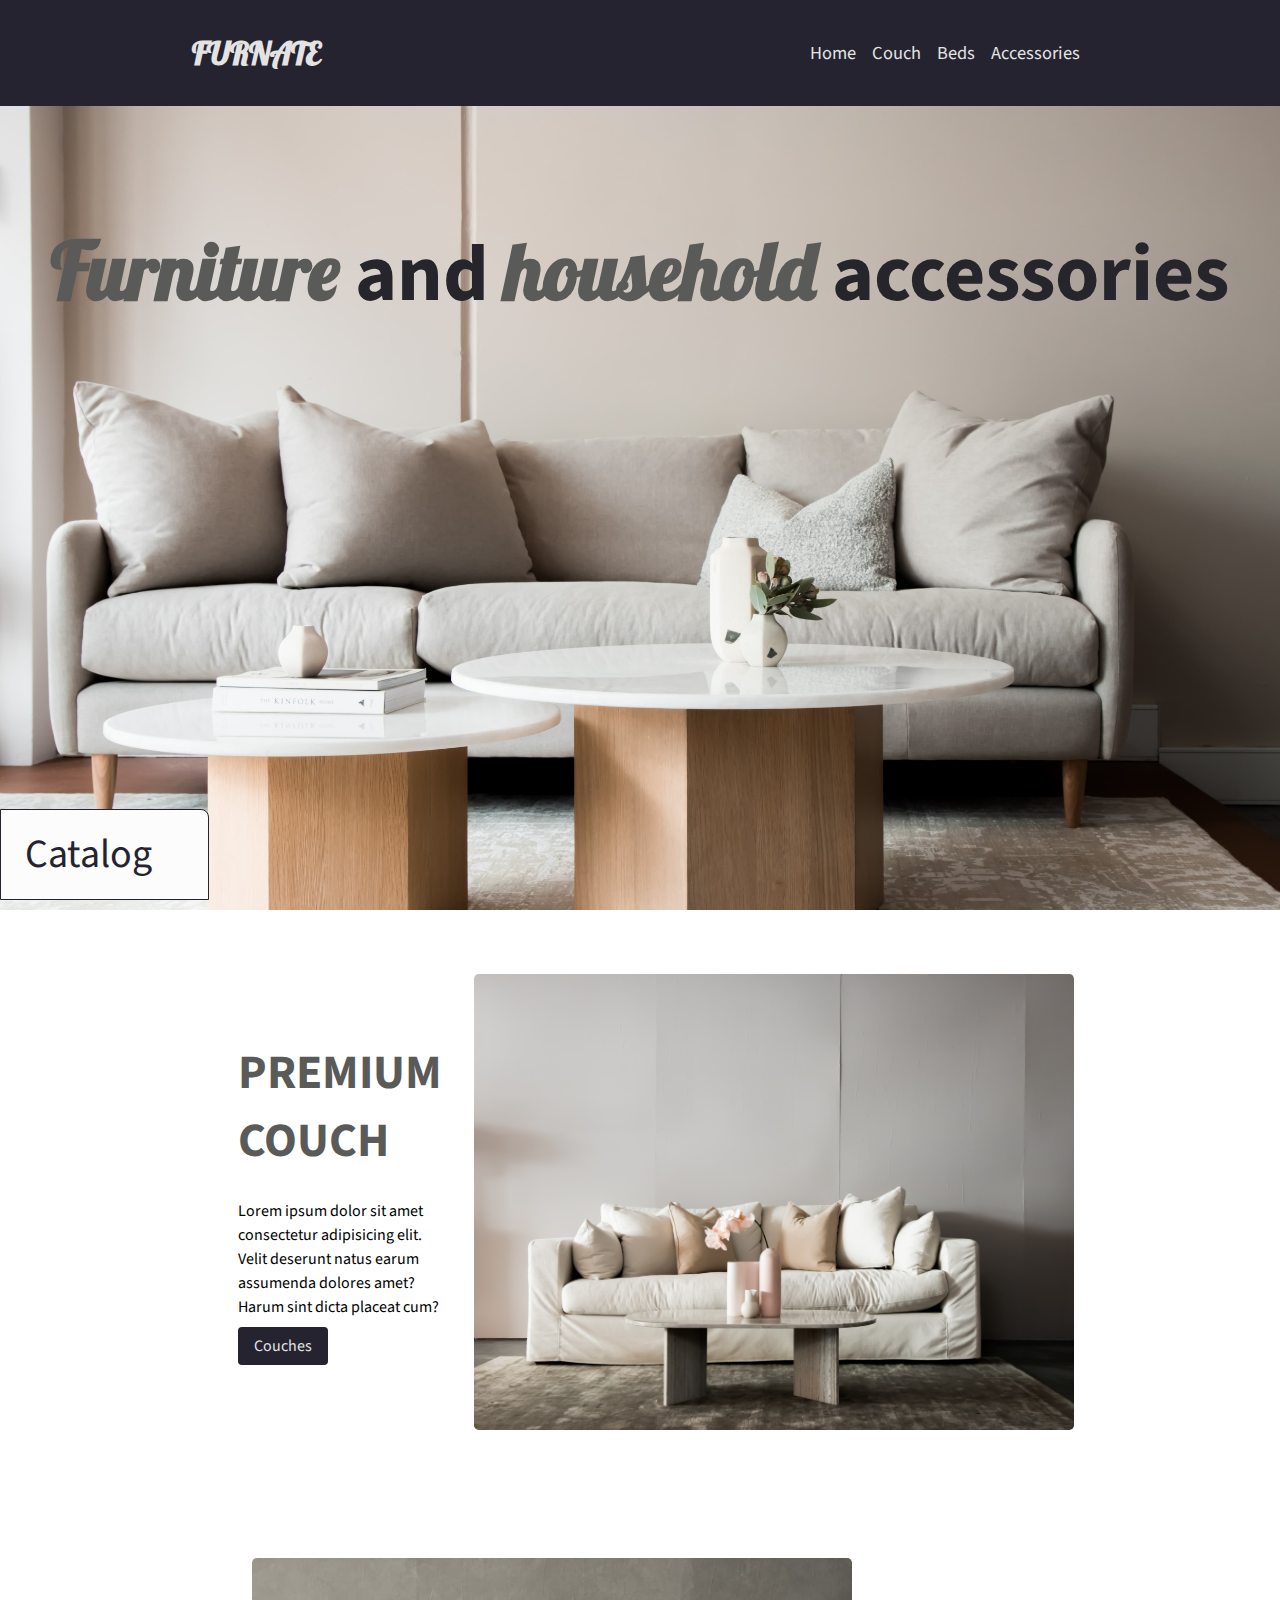
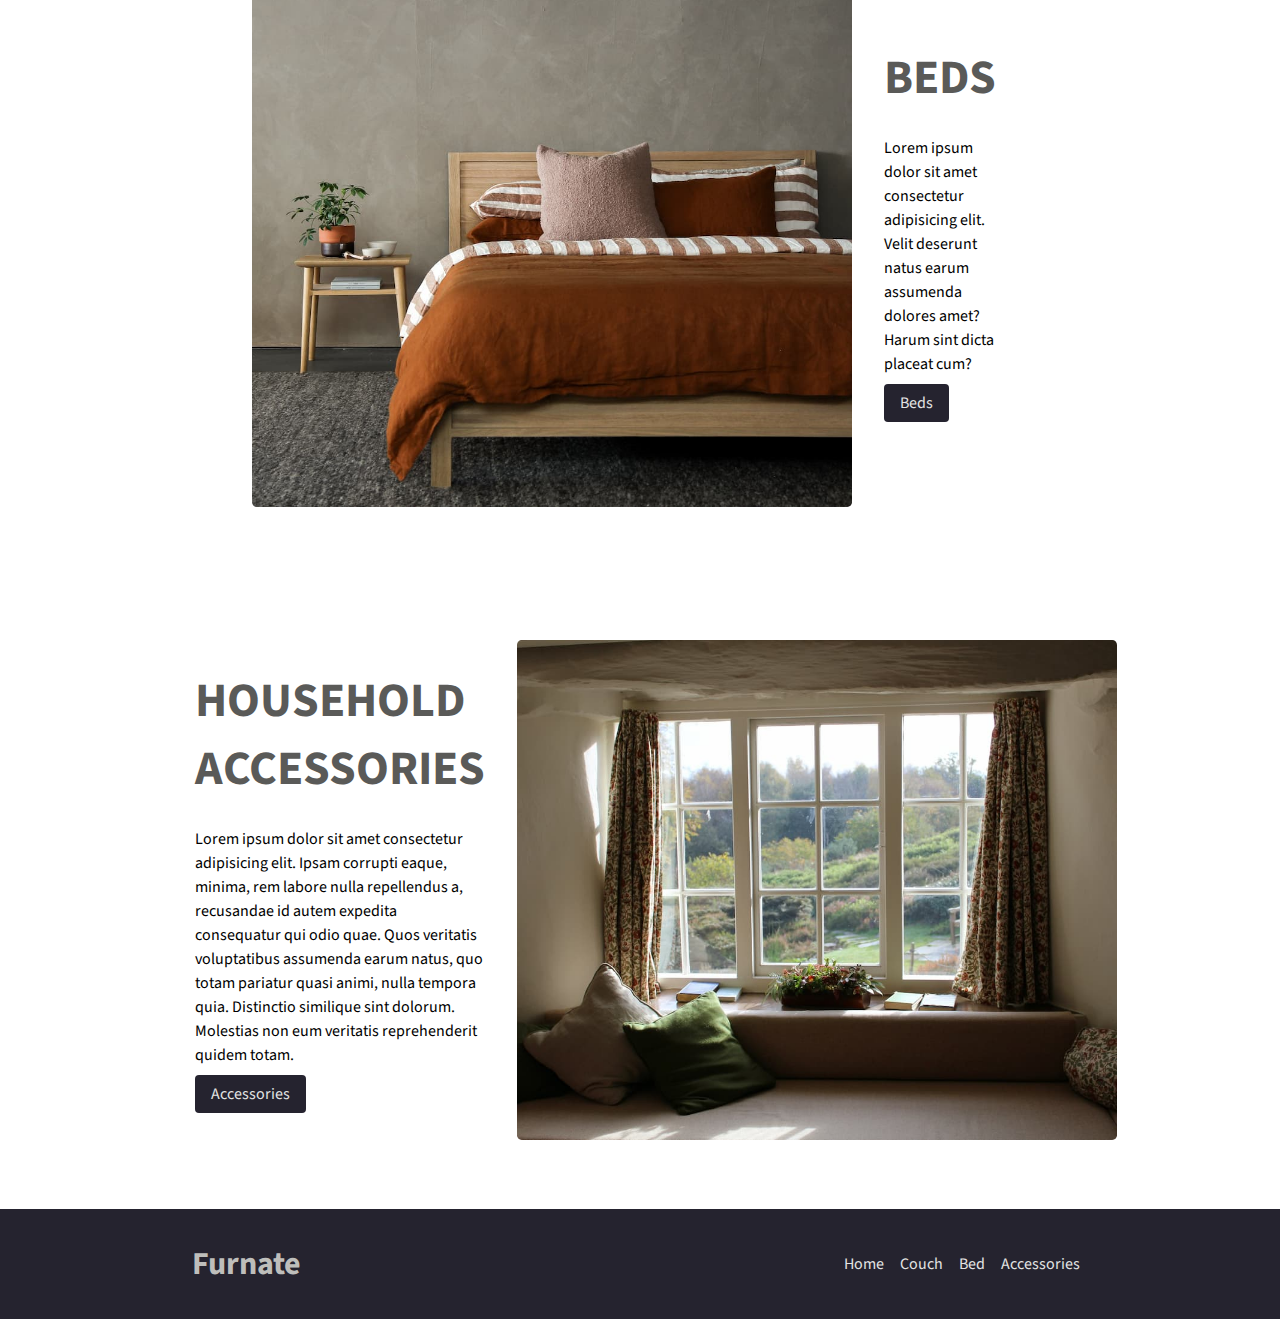
<file: index.html>
<!DOCTYPE html>
<html lang="en">
  <head>
    <meta charset="UTF-8" />
    <meta http-equiv="X-UA-Compatible" content="IE=edge" />
    <meta name="viewport" content="width=device-width, initial-scale=1.0" />
    <!-- fonts -->
    <link rel="preconnect" href="https://fonts.googleapis.com" />
    <link rel="preconnect" href="https://fonts.gstatic.com" crossorigin />
    <link
      href="https://fonts.googleapis.com/css2?family=Lobster&family=Source+Sans+Pro:wght@300;400;700&display=swap"
      rel="stylesheet"
    />
    <!-- Icons -->
    <link
      rel="stylesheet"
      href="https://cdnjs.cloudflare.com/ajax/libs/font-awesome/6.1.1/css/all.min.css"
      integrity="sha512-KfkfwYDsLkIlwQp6LFnl8zNdLGxu9YAA1QvwINks4PhcElQSvqcyVLLD9aMhXd13uQjoXtEKNosOWaZqXgel0g=="
      crossorigin="anonymous"
      referrerpolicy="no-referrer"
    />
    <!-- Stylesheet -->
    <link rel="stylesheet" href="style.css" />
    <title>Furnate | Home</title>
  </head>
  <body>
    <!-- landing page -->
    <header>
      <nav class="nav">
        <h1 class="logo">FURNATE</h1>
        <button class="hamburger" id="hamburger">
          <i class="menu menu-open fas fa-bars"></i>
          <i class="menu menu-closed fa-solid fa-x"></i>
        </button>
        <ul class="nav-list" id="nav-ul">
          <li><a href="index.html">Home</a></li>
          <li><a href="#couch">Couch</a></li>
          <li><a href="#beds">Beds</a></li>
          <li><a href="#accessories">Accessories</a></li>
        </ul>
      </nav>
      <main class="landing">
        <h1>
          <span class="lobster">Furniture</span> and
          <span class="lobster">household</span> accessories
        </h1>
        <a class="link-cta" href="#couch"
          >Catalog
          <span class="arrow"><i class="fa-solid fa-arrow-down-long"></i></span
        ></a>
      </main>
    </header>

    <!-- Catalog -->
    <section id="couch" class="catalogs-section couch">
      <div class="container">
        <div class="content-type">
          <h1 class="display-1">Premium Couch</h1>
          <p>
            Lorem ipsum dolor sit amet consectetur adipisicing elit. Velit
            deserunt natus earum assumenda dolores amet? Harum sint dicta
            placeat cum?
          </p>
          <a href="catalog/couch.html" class="btn">Couches</a>
        </div>
        <img class="content-img" src="assets/couch-catalog.jpg" alt="" />
      </div>
    </section>

    <!-- beds -->
    <section id="beds" class="catalogs-section beds">
      <div class="container">
        <img
          class="content-img middle-img"
          src="assets/bed-catalog.jpg"
          alt=""
        />
        <div class="content-type">
          <h1 class="display-1">Beds</h1>
          <p>
            Lorem ipsum dolor sit amet consectetur adipisicing elit. Velit
            deserunt natus earum assumenda dolores amet? Harum sint dicta
            placeat cum?
          </p>
          <a href="catalog/bed.html" class="btn">Beds</a>
        </div>
      </div>
    </section>

    <!-- accessories -->
    <section id="accessories" class="catalogs-section accessories">
      <div class="container">
        <div class="content-type">
          <h1 class="display-1">Household Accessories</h1>
          <p>
            Lorem ipsum dolor sit amet consectetur adipisicing elit. Ipsam
            corrupti eaque, minima, rem labore nulla repellendus a, recusandae
            id autem expedita consequatur qui odio quae. Quos veritatis
            voluptatibus assumenda earum natus, quo totam pariatur quasi animi,
            nulla tempora quia. Distinctio similique sint dolorum. Molestias non
            eum veritatis reprehenderit quidem totam.
          </p>
          <a href="catalog/accessories.html" class="btn">Accessories</a>
        </div>
        <img class="content-img" src="assets/accessories-catalog.jpg" alt="" />
      </div>
    </section>

    <!-- footer -->
    <footer>
      <div class="footer-container">
        <h1 class="display-1">Furnate</h1>
        <ul class="footer-nav">
          <li><a href="index.html">Home</a></li>
          <li><a href="catalog/couch.html">Couch</a></li>
          <li><a href="catalog/bed.html">Bed</a></li>
          <li><a href="catalog/accessories.html">Accessories</a></li>
        </ul>
      </div>
    </footer>

    <!-- js -->
    <script src="main.js"></script>
  </body>
</html>
</file>
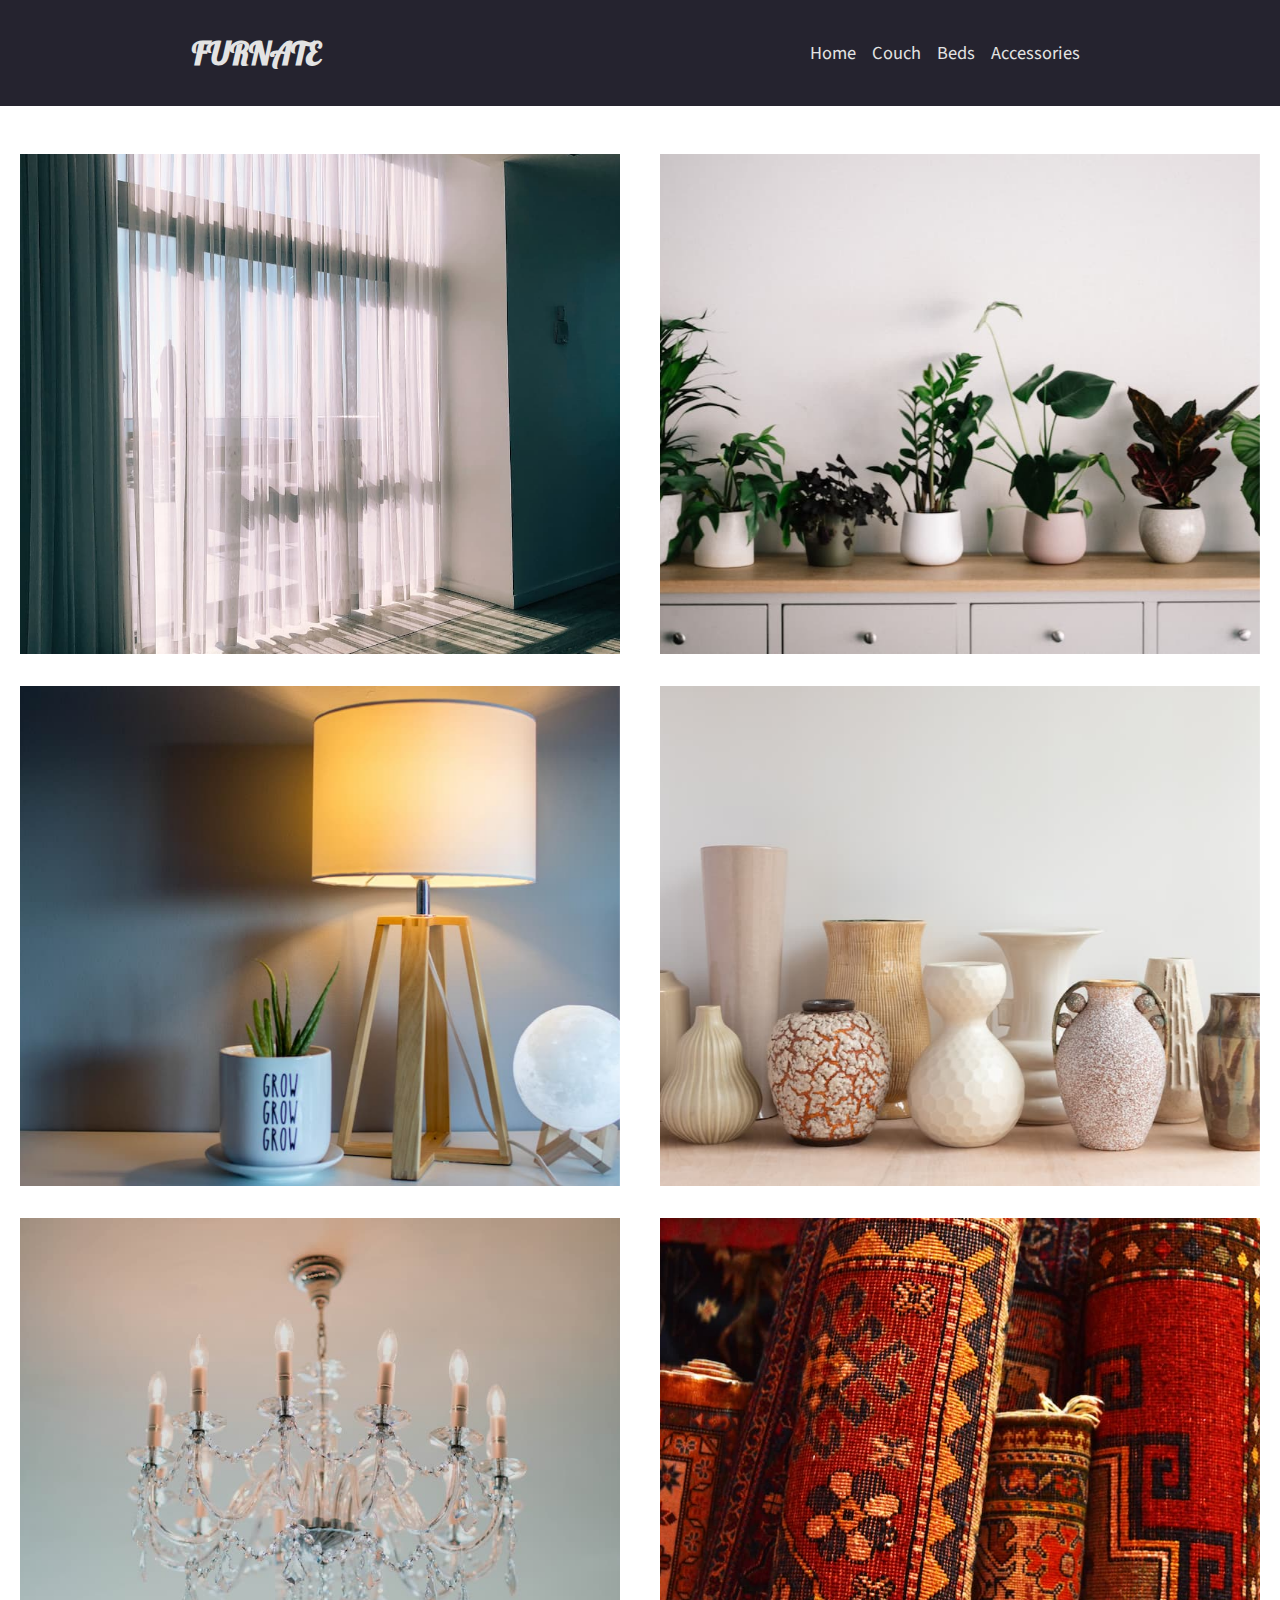
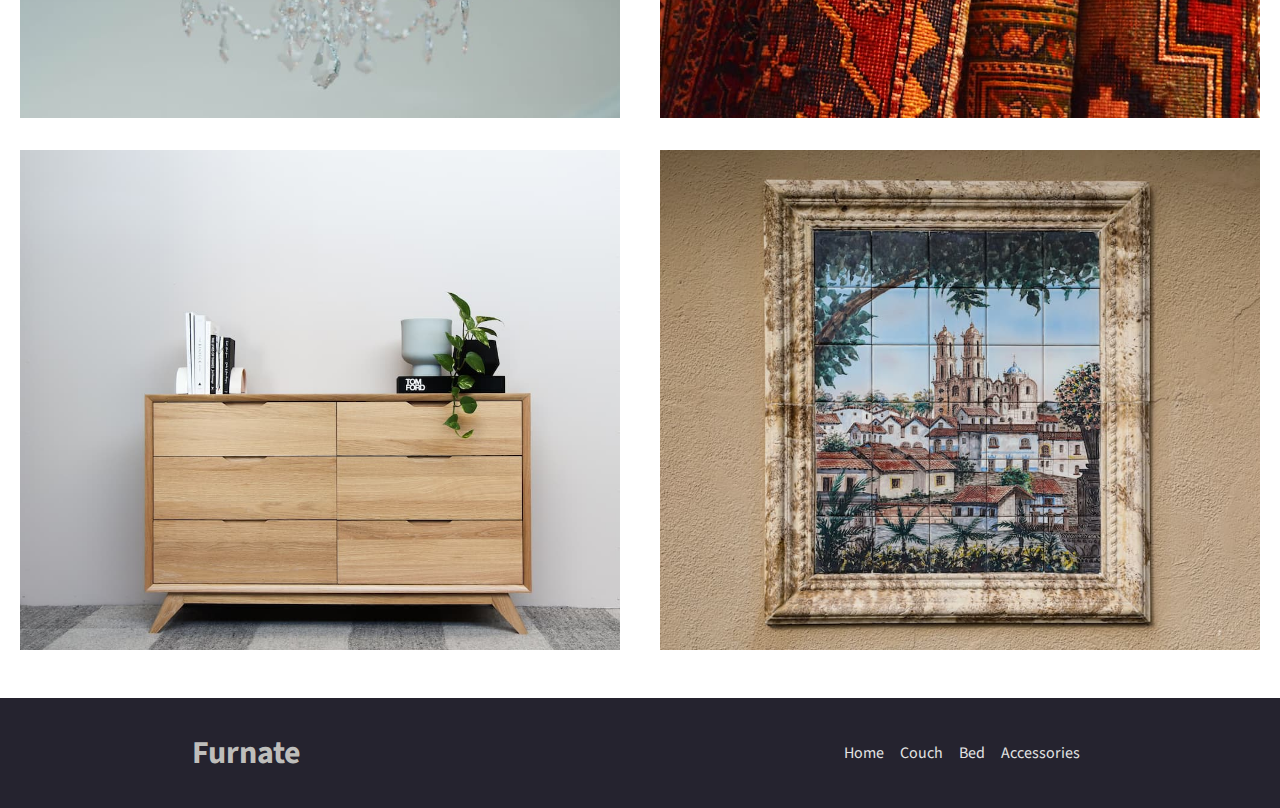
<file: catalog/accessories.html>
<!DOCTYPE html>
<html lang="en">
  <head>
    <meta charset="UTF-8" />
    <meta http-equiv="X-UA-Compatible" content="IE=edge" />
    <meta name="viewport" content="width=device-width, initial-scale=1.0" />

    <!-- fonts -->
    <link rel="preconnect" href="https://fonts.googleapis.com" />
    <link rel="preconnect" href="https://fonts.gstatic.com" crossorigin />
    <link
      href="https://fonts.googleapis.com/css2?family=Lobster&family=Source+Sans+Pro:wght@300;400;700&display=swap"
      rel="stylesheet"
    />

    <!-- Icons -->
    <link
      rel="stylesheet"
      href="https://cdnjs.cloudflare.com/ajax/libs/font-awesome/6.1.1/css/all.min.css"
      integrity="sha512-KfkfwYDsLkIlwQp6LFnl8zNdLGxu9YAA1QvwINks4PhcElQSvqcyVLLD9aMhXd13uQjoXtEKNosOWaZqXgel0g=="
      crossorigin="anonymous"
      referrerpolicy="no-referrer"
    />

    <!-- Stylesheet -->
    <link rel="stylesheet" href="../style.css" />
    <link rel="stylesheet" href="../styles/accessories.css" />

    <title>Furnate | Accessories</title>
  </head>
  <body>
    <!-- landing page -->
    <header>
      <nav class="nav">
        <h1 class="logo">FURNATE</h1>
        <button class="hamburger" id="hamburger">
          <i class="menu menu-open fas fa-bars"></i>
          <i class="menu menu-closed fa-solid fa-x"></i>
        </button>
        <ul class="nav-list" id="nav-ul">
          <li><a href="/index.html">Home</a></li>
          <li><a href="couch.html">Couch</a></li>
          <li><a href="bed.html">Beds</a></li>
          <li><a href="accessories.html">Accessories</a></li>
        </ul>
      </nav>
    </header>

    <!-- cards -->
    <section class="couch-cards">
      <div class="card-container">
        <div class="card">
          <div class="card-front one"></div>
          <div class="card-back">
            <h1 class="display-2">Curtains</h1>
          </div>
        </div>
      </div>
      <div class="card-container">
        <div class="card">
          <div class="card-front two"></div>
          <div class="card-back">
            <h1 class="display-2">House plants</h1>
          </div>
        </div>
      </div>
      <div class="card-container">
        <div class="card">
          <div class="card-front three"></div>
          <div class="card-back">
            <h1 class="display-2">Desk Lamp</h1>
          </div>
        </div>
      </div>
      <div class="card-container">
        <div class="card">
          <div class="card-front four"></div>
          <div class="card-back">
            <h1 class="display-2">Vases</h1>
          </div>
        </div>
      </div>
      <div class="card-container">
        <div class="card">
          <div class="card-front five"></div>
          <div class="card-back">
            <h1 class="display-2">Chandelier</h1>
          </div>
        </div>
      </div>
      <div class="card-container">
        <div class="card">
          <div class="card-front six"></div>
          <div class="card-back">
            <h1 class="display-2">Rugs</h1>
          </div>
        </div>
      </div>
      <div class="card-container">
        <div class="card">
          <div class="card-front seven"></div>
          <div class="card-back">
            <h1 class="display-2">Dresser</h1>
          </div>
        </div>
      </div>
      <div class="card-container">
        <div class="card">
          <div class="card-front eight"></div>
          <div class="card-back">
            <h1 class="display-2">Paintings</h1>
          </div>
        </div>
      </div>
    </section>

    <!-- footer -->
    <footer>
      <div class="footer-container">
        <h1 class="display-1">Furnate</h1>
        <ul class="footer-nav">
          <li><a href="../index.html">Home</a></li>
          <li><a href="../catalog/couch.html">Couch</a></li>
          <li><a href="../catalog/bed.html">Bed</a></li>
          <li><a href="../catalog/accessories.html">Accessories</a></li>
        </ul>
      </div>
    </footer>

    <!-- js -->
    <script src="../main.js"></script>
  </body>
</html>
</file>
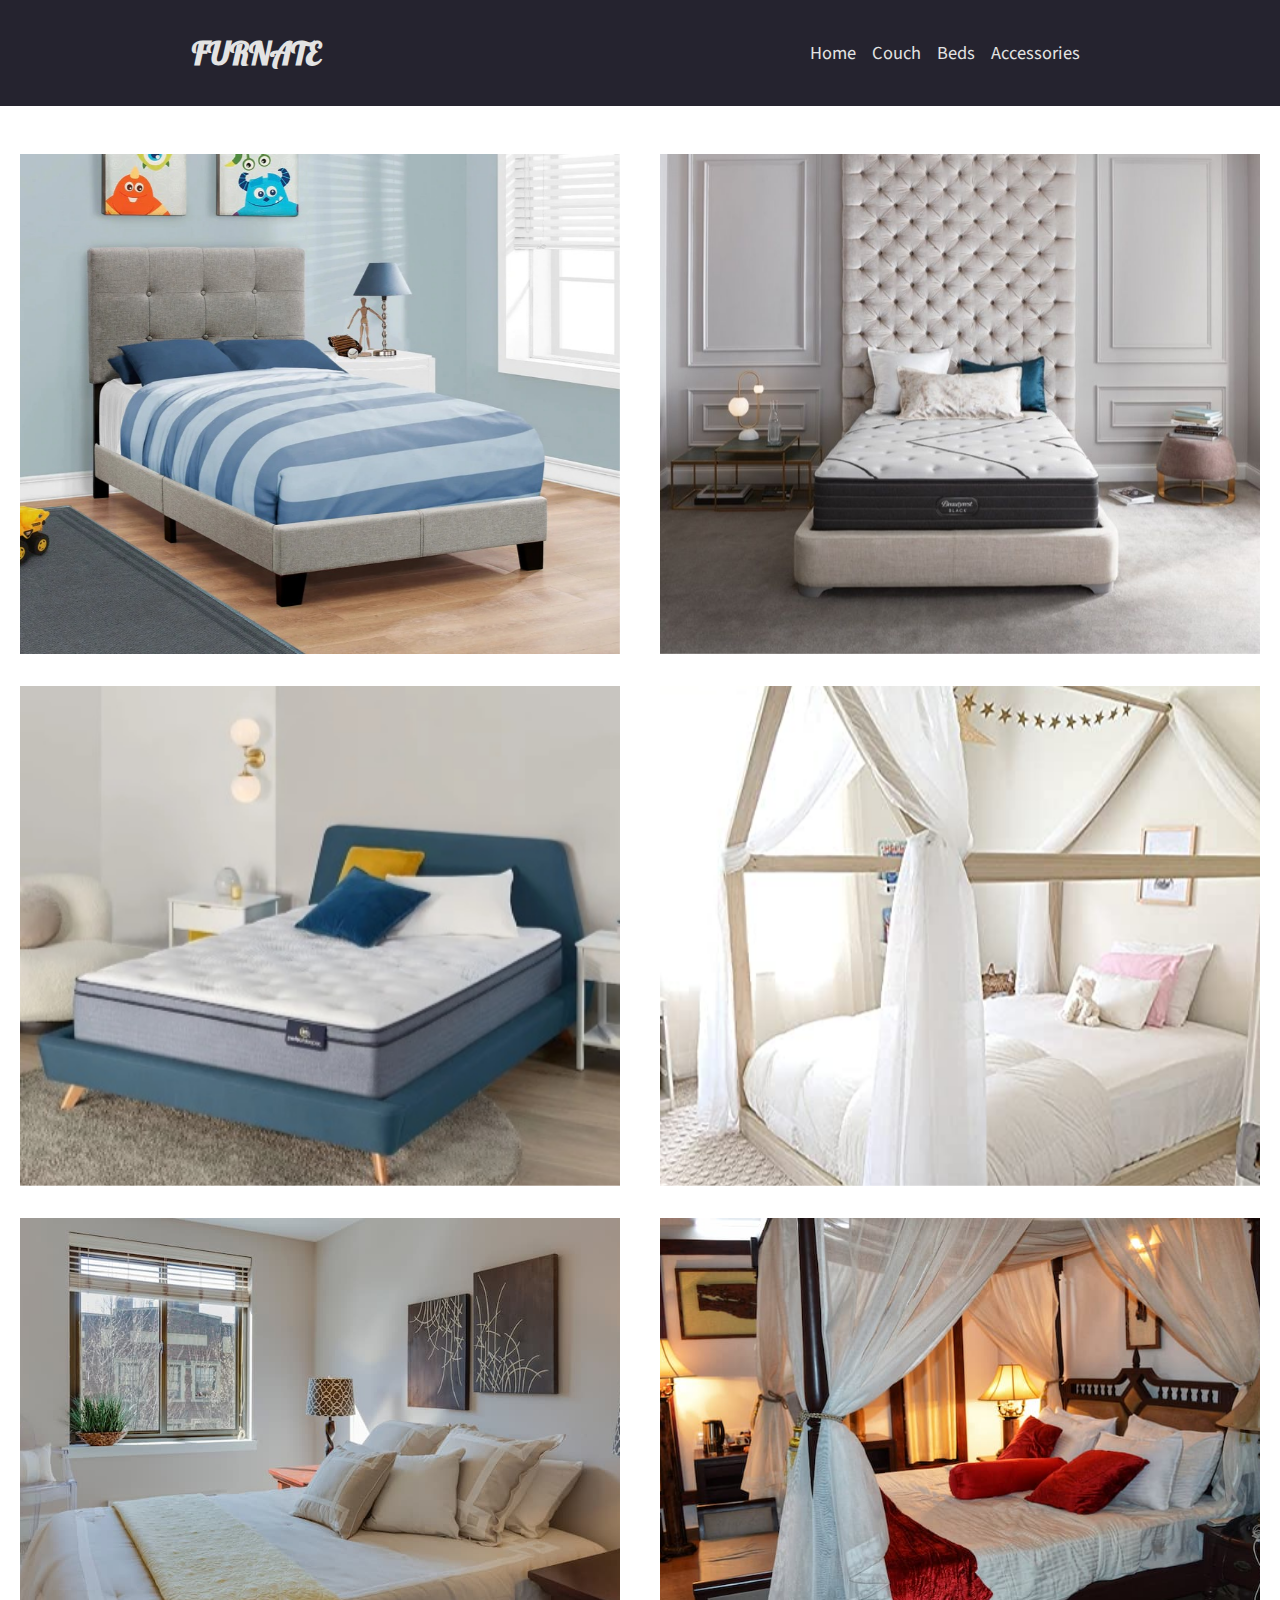
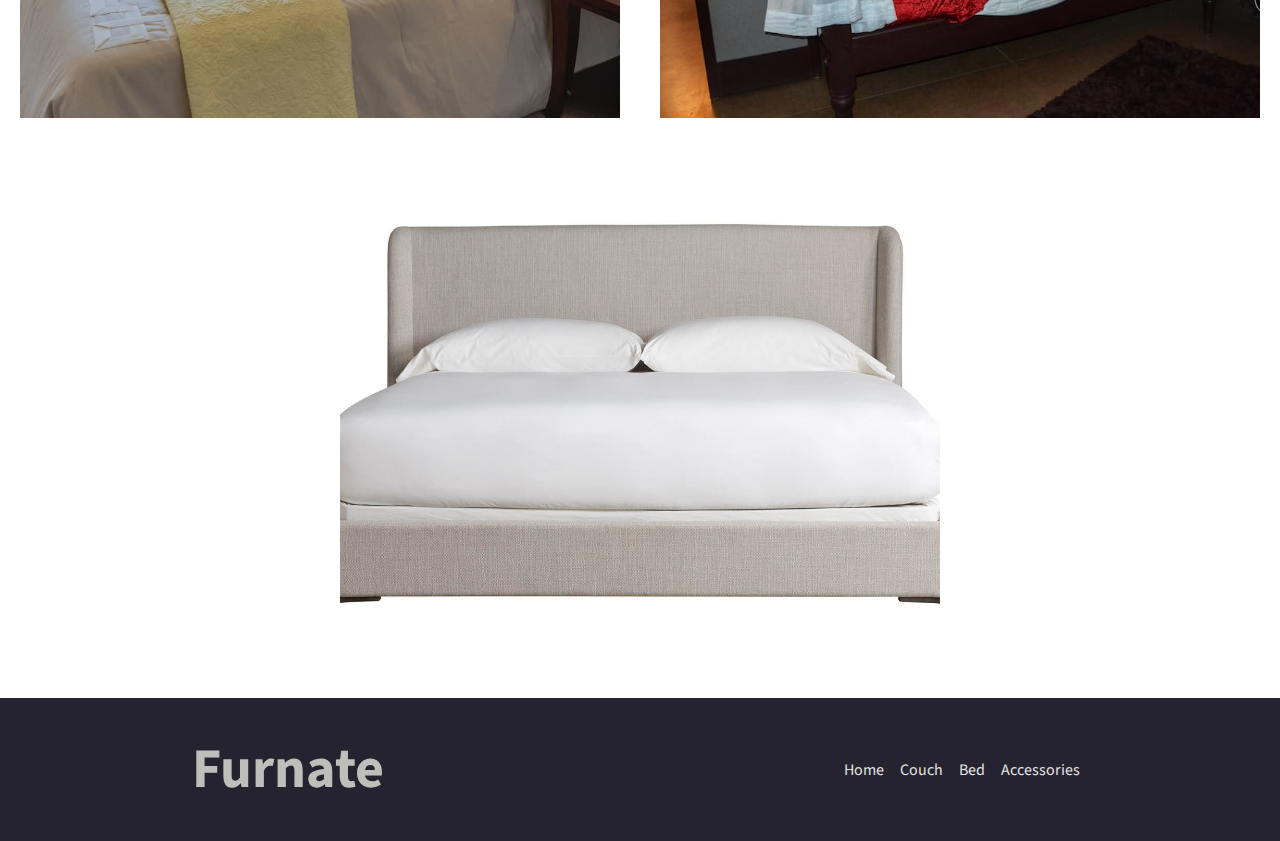
<file: catalog/bed.html>
<!DOCTYPE html>
<html lang="en">
  <head>
    <meta charset="UTF-8" />
    <meta http-equiv="X-UA-Compatible" content="IE=edge" />
    <meta name="viewport" content="width=device-width, initial-scale=1.0" />
    <!-- fonts -->
    <link rel="preconnect" href="https://fonts.googleapis.com" />
    <link rel="preconnect" href="https://fonts.gstatic.com" crossorigin />
    <link
      href="https://fonts.googleapis.com/css2?family=Lobster&family=Source+Sans+Pro:wght@300;400;700&display=swap"
      rel="stylesheet"
    />
    <!-- Icons -->
    <link
      rel="stylesheet"
      href="https://cdnjs.cloudflare.com/ajax/libs/font-awesome/6.1.1/css/all.min.css"
      integrity="sha512-KfkfwYDsLkIlwQp6LFnl8zNdLGxu9YAA1QvwINks4PhcElQSvqcyVLLD9aMhXd13uQjoXtEKNosOWaZqXgel0g=="
      crossorigin="anonymous"
      referrerpolicy="no-referrer"
    />
    <!-- Stylesheet -->
    <link rel="stylesheet" href="../style.css" />
    <link rel="stylesheet" href="../styles/bed.css" />
    <title>Furnate | Bed</title>
  </head>
  <body>
    <!-- landing page -->
    <header>
      <nav class="nav">
        <h1 class="logo">FURNATE</h1>
        <button class="hamburger" id="hamburger">
          <i class="menu menu-open fas fa-bars"></i>
          <i class="menu menu-closed fa-solid fa-x"></i>
        </button>
        <ul class="nav-list" id="nav-ul">
          <li><a href="/index.html">Home</a></li>
          <li><a href="couch.html">Couch</a></li>
          <li><a href="bed.html">Beds</a></li>
          <li><a href="accessories.html">Accessories</a></li>
        </ul>
      </nav>
    </header>

    <!-- cards -->
    <section class="couch-cards">
      <div class="card-container">
        <div class="card">
          <div class="card-front one"></div>
          <div class="card-back">
            <h1 class="display-1">Twin</h1>
            <p>
              A twin mattress is the smallests size mattress, it usually used
              for toddlers after they have outgrowntheir cribs. they are usually
              38" wide.
            </p>
          </div>
        </div>
      </div>
      <div class="card-container">
        <div class="card">
          <div class="card-front two"></div>
          <div class="card-back">
            <h1 class="display-1">Twin XL</h1>
            <p>Twin XL is a twin bed that is 5" longer in length.</p>
          </div>
        </div>
      </div>
      <div class="card-container">
        <div class="card">
          <div class="card-front three"></div>
          <div class="card-back">
            <h1 class="display-1">Twin XL</h1>
            <p>Twin XL is a twin bed that is 5" longer in length.</p>
          </div>
        </div>
      </div>
      <div class="card-container">
        <div class="card">
          <div class="card-front four"></div>
          <div class="card-back">
            <h1 class="display-1">Full</h1>
            <p>
              Full mattresses are 54 inches wide and are usually for adults.
            </p>
          </div>
        </div>
      </div>
      <div class="card-container">
        <div class="card">
          <div class="card-front five"></div>
          <div class="card-back">
            <h1 class="display-1">Queen</h1>
            <p>
              Queen sized mattresses measure to be 60" wide and 80" long. Queen
              sized mattresses are the most popular mattress on the market as of
              now.
            </p>
          </div>
        </div>
      </div>
      <div class="card-container">
        <div class="card">
          <div class="card-front six"></div>
          <div class="card-back">
            <h1 class="display-1">Queen</h1>
            <p>
              Queen sized mattresses measure to be 60" wide and 80" long. Queen
              sized mattresses are the most popular mattress on the market as of
              now.
            </p>
          </div>
        </div>
      </div>
      <div class="card-container">
        <div class="card">
          <div class="card-front seven"></div>
          <div class="card-back">
            <h1 class="display-1">King</h1>
            <p>
              King sized beds are 76" wide and 80" long. They are spacious, and
              hold 2 adults and a pet or children.
            </p>
          </div>
        </div>
      </div>
    </section>

    <!-- footer -->
    <footer>
      <div class="footer-container">
        <h1 class="display-1">Furnate</h1>
        <ul class="footer-nav">
          <li><a href="index.html">Home</a></li>
          <li><a href="../catalog/couch.html">Couch</a></li>
          <li><a href="../catalog/bed.html">Bed</a></li>
          <li><a href="../catalog/accessories.html">Accessories</a></li>
        </ul>
      </div>
    </footer>

    <!-- js -->
    <script src="../main.js"></script>
  </body>
</html>
</file>
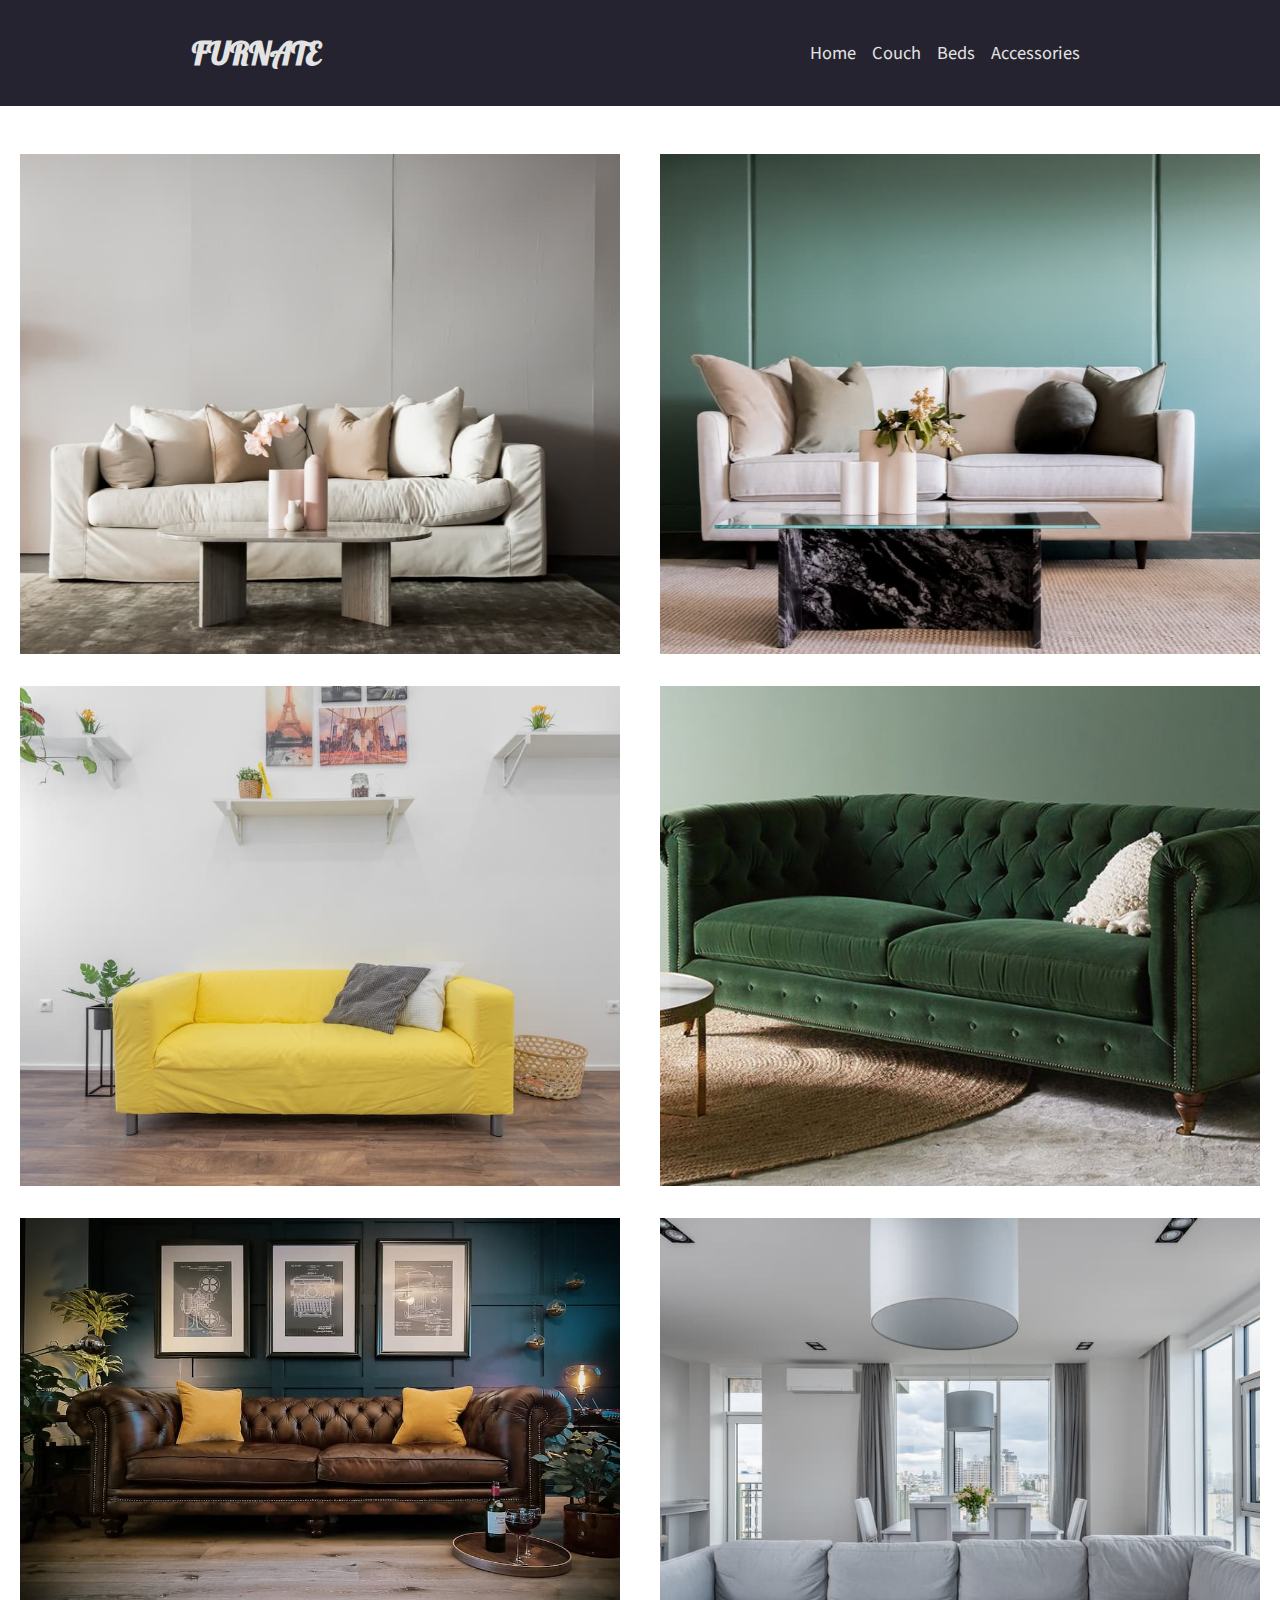
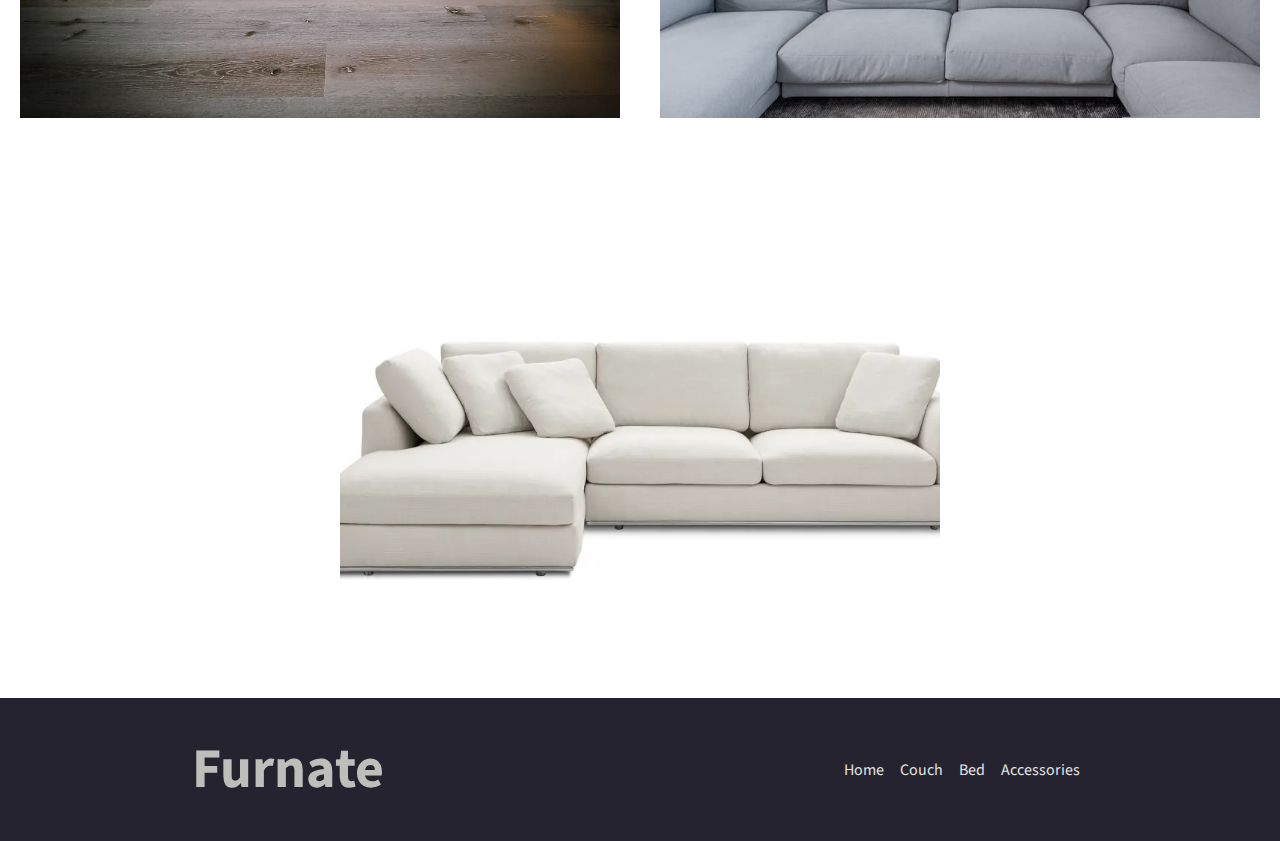
<file: catalog/couch.html>
<!DOCTYPE html>
<html lang="en">
  <head>
    <meta charset="UTF-8" />
    <meta http-equiv="X-UA-Compatible" content="IE=edge" />
    <meta name="viewport" content="width=device-width, initial-scale=1.0" />

    <!-- fonts -->
    <link rel="preconnect" href="https://fonts.googleapis.com" />
    <link rel="preconnect" href="https://fonts.gstatic.com" crossorigin />
    <link
      href="https://fonts.googleapis.com/css2?family=Lobster&family=Source+Sans+Pro:wght@300;400;700&display=swap"
      rel="stylesheet"
    />

    <!-- Icons -->
    <link
      rel="stylesheet"
      href="https://cdnjs.cloudflare.com/ajax/libs/font-awesome/6.1.1/css/all.min.css"
      integrity="sha512-KfkfwYDsLkIlwQp6LFnl8zNdLGxu9YAA1QvwINks4PhcElQSvqcyVLLD9aMhXd13uQjoXtEKNosOWaZqXgel0g=="
      crossorigin="anonymous"
      referrerpolicy="no-referrer"
    />

    <!-- Stylesheet -->
    <link rel="stylesheet" href="../style.css" />
    <link rel="stylesheet" href="../styles/couch.css" />

    <title>Furnate | couches</title>
  </head>
  <body>
    <!-- landing page -->
    <header>
      <nav class="nav">
        <h1 class="logo">FURNATE</h1>
        <button class="hamburger" id="hamburger">
          <i class="menu menu-open fas fa-bars"></i>
          <i class="menu menu-closed fa-solid fa-x"></i>
        </button>
        <ul class="nav-list" id="nav-ul">
          <li><a href="/index.html">Home</a></li>
          <li><a href="couch.html">Couch</a></li>
          <li><a href="bed.html">Beds</a></li>
          <li><a href="accessories.html">Accessories</a></li>
        </ul>
      </nav>
    </header>

    <!-- cards -->
    <section class="couch-cards">
      <div class="card-container">
        <div class="card">
          <div class="card-front one"></div>
          <div class="card-back">
            <h1 class="display-1">Modern Couch</h1>
            <p>
              Modern couches have a minimal design with smooth surfaces, clean
              and straight lines and usually consist of neutral colors.
            </p>
          </div>
        </div>
      </div>
      <div class="card-container">
        <div class="card">
          <div class="card-front two"></div>
          <div class="card-back">
            <h1 class="display-1">Modern Couch</h1>
            <p>
              Modern couches have a minimal design with smooth surfaces, clean
              and straight lines and usually consist of neutral colors.
            </p>
          </div>
        </div>
      </div>
      <div class="card-container">
        <div class="card">
          <div class="card-front three"></div>
          <div class="card-back">
            <h1 class="display-1">Modern Couch</h1>
            <p>
              Modern couches have a minimal design with smooth surfaces, clean
              and straight lines and usually consist of neutral colors.
            </p>
          </div>
        </div>
      </div>
      <div class="card-container">
        <div class="card">
          <div class="card-front four"></div>
          <div class="card-back">
            <h1 class="display-1">Chesetrfield</h1>
            <p>
              Chesterfield sofa's have arms that are the same length as the back
              of the sofa, some charaterstics of a chesterfield sofa are the
              arms are rolled. The back material is usually button which makes
              it look tight and luxurious
            </p>
          </div>
        </div>
      </div>
      <div class="card-container">
        <div class="card">
          <div class="card-front five"></div>
          <div class="card-back">
            <h1 class="display-1">Chesterfield</h1>
            <p>
              Chesterfield sofa's have arms that are the same length as the back
              of the sofa, some charaterstics of a chesterfield sofa are the
              arms are rolled. The back material is usually button which makes
              it look tight and luxurious
            </p>
          </div>
        </div>
      </div>
      <div class="card-container">
        <div class="card">
          <div class="card-front six"></div>
          <div class="card-back">
            <h1 class="display-1">Sectional Couch</h1>
            <p>
              Sectional couches are usually more stylish and comfortable which
              makes it perfect for placing in the living room. It is easily
              versastile and transportable due to the way it is assemble.
            </p>
          </div>
        </div>
      </div>
      <div class="card-container">
        <div class="card">
          <div class="card-front seven"></div>
          <div class="card-back">
            <h1 class="display-1">Sectional Couch</h1>
            <p>
              Sectional couches are usually more stylish and comfortable which
              makes it perfect for placing in the living room. It is easily
              versastile and transportable due to the way it is assemble.
            </p>
          </div>
        </div>
      </div>
    </section>

    <!-- footer -->
    <footer>
      <div class="footer-container">
        <h1 class="display-1">Furnate</h1>
        <ul class="footer-nav">
          <li><a href="../index.html">Home</a></li>
          <li><a href="../catalog/couch.html">Couch</a></li>
          <li><a href="../catalog/bed.html">Bed</a></li>
          <li><a href="../catalog/accessories.html">Accessories</a></li>
        </ul>
      </div>
    </footer>
    <!-- js -->
    <script src="../main.js"></script>
  </body>
</html>
</file>
<file: style.css>
* {
  margin: 0;
  padding: 0;
  box-sizing: border-box;
}
:root {
  --primary-clr: hsl(249, 15%, 16%);
  --secondary-clr: hsl(249, 9%, 16%);
  --neutral-light-gray: hsl(0, 0%, 89%);
  --neutral-gray: hsl(60, 2%, 74%);
  --neutral-dark-gray: hsl(60, 1%, 35%);
  --neutral-white: hsl(0, 0%, 99%);

  /* fonts */
  --lobster: "Lobster", cursive;
  --source-sans-pro: "Source Sans Pro", sans-serif;
}
body {
  font-family: var(--source-sans-pro);
}
html {
  scroll-behavior: smooth;
}
i {
  font-size: 2rem;
}
.lobster {
  font-family: var(--lobster);
  color: var(--primary-clr);
}
/* resets */
ul {
  list-style: none;
}
a {
  color: var(--neutral-light-gray);
  text-decoration: none;
  transition: color 0.3s ease;
}
a:hover {
  color: var(--neutral-dark-gray);
}
img {
  max-width: 100%;
}
.btn {
  display: inline-block;
  padding: 0.5rem 1rem;
  background: var(--primary-clr);
  transition: all 0.3s ease;
  border-radius: 0.25rem;
  margin-top: 0.5rem;
}
.btn:hover {
  color: var(--neutral-dark-gray);
  background: var(--neutral-light-gray);
}
/* header */
header {
  background: var(--primary-clr);
}
.logo {
  color: var(--neutral-light-gray);
  font-family: var(--lobster);
}
.hamburger {
  display: none;
  background-color: transparent;
  border: 0;
  color: var(--neutral-light-gray);
  cursor: pointer;
  font-size: 1.25rem;
}
.visible {
  display: block;
}
.hidden {
  display: none;
}
.nav {
  display: flex;
  justify-content: space-between;
  align-items: center;
  flex-wrap: wrap;
  max-width: 70%;
  margin: 0rem auto;
  padding: 2rem 0;
}
.nav-list {
  display: flex;
  align-items: center;
  flex-wrap: Wrap;
}
.nav-list li {
  margin-left: 0.5rem;
  font-size: 1.15rem;
  margin: 0.5rem;
}
header main {
  background: url("assets/landing-couch.jpg");
  background-position: center;
  background-size: cover;
  height: 89.3vh;
}
.landing h1 {
  font-size: 5rem;
  text-align: center;
  padding-top: 7rem;
  color: var(--secondary-clr);
}
.landing span {
  color: var(--neutral-dark-gray);
}
.landing .link-cta {
  font-size: 2.5rem;
  background: var(--neutral-white);
  color: var(--primary-clr);
  padding: 1rem 1.5rem;
  position: absolute;
  left: 0;
  bottom: 0;
  border-top-right-radius: 0.5rem;
  border: 1px solid var(--primary-clr);
  display: flex;
  align-items: center;
}
.arrow {
  animation: bounce 2s 4 ease-in-out;
  display: block;
  padding: 0 1rem;
}

/* catalog sections */
.catalogs-section {
  display: flex;
  width: 100%;
}
.container {
  display: flex;
  justify-content: center;
  align-items: Center;
  margin: 4rem auto;
  max-width: 60%;
}
.content-type {
  height: 100%;
  padding-right: 10rem;
  margin: 0 auto;
  display: flex;
  flex-direction: column;
  justify-content: center;
  padding: 2rem;
}
.btn {
  align-self: flex-start;
}
.content-type h1 {
  font-size: 3rem;
  text-transform: uppercase;
  color: var(--neutral-dark-gray);
}
.content-type p {
  line-height: 1.5;
  padding-top: 1.5rem;
}
.content-img {
  width: 600px;
  border-radius: 0.3rem;
}
.container img,
.btn {
  transition: transform 0.3s ease;
}
.container img:hover,
.btn:hover {
  transform: scale(0.95);
}
/* footer */
footer {
  background: var(--primary-clr);
}
footer h1 {
  color: var(--neutral-gray);
}
.footer-container {
  display: flex;
  align-items: center;
  justify-content: space-between;
  max-width: 70%;
  margin: 0 auto;
  padding: 2rem 0;
}
.footer-nav {
  display: flex;
}
footer li {
  margin: 0 0.5rem;
}

/* media queries and keyframes */
@keyframes bounce {
  0%,
  20%,
  50%,
  80%,
  100% {
    transform: translateY(0);
  }
  40% {
    transform: translateY(-25px);
  }
  60% {
    transform: translateY(-15px);
  }
}

/* mobile */
@media screen and (max-width: 767px) {
  .nav-list {
    display: none;
    width: 100%;
  }
  .nav-list.show {
    display: flex;
    justify-content: center;
    flex-direction: column;
  }
  .nav-list .show {
    display: flex;
  }
  .hamburger {
    display: block;
  }
  .landing h1 {
    font-size: 3rem;
  }
  .footer-nav {
    display: block;
  }
}

/* laptops */
@media only screen and (min-width: 768px) and (max-width: 1024px) {
  .landing .link-cta {
    padding: 1rem 1.5rem;
    margin: 0;
  }

  .arrow {
    padding: 0 0.5rem;
  }
}
</file>
<file: styles/accessories.css>
/*utilities  */
.display-2 {
  font-size: 5rem;
}

.couch-cards {
  display: flex;
  justify-content: space-around;
  align-items: center;
  margin: 2rem auto;
  flex-wrap: Wrap;
}
.card-container {
  position: relative;
  min-width: 600px;
  min-height: 500px;
  margin: 1rem 0;
  display: flex;
}
.card {
  position: absolute;
  width: 100%;
  height: 100%;
  transform-style: preserve-3d;
  transition: all 0.4s ease;
}
.card:hover {
  transform: rotateY(180deg);
}
.card-front {
  position: absolute;
  width: 100%;
  height: 100%;
  backface-visibility: hidden;
  color: #333;
}
.one {
  background: url("../assets/accessories/curtain.jpg");
  background-size: cover;
  background-position: center;
}
.two {
  background: url("../assets/accessories/houseplant.jpg");
  background-size: cover;
  background-position: center;
}
.three {
  background: url("../assets/accessories/table-lamp.jpg");
  background-size: cover;
  background-position: center;
}
.four {
  background: url("../assets/accessories/vases.jpg");
  background-size: cover;
  background-position: center;
}
.five {
  background: url("../assets/accessories/chandelier.jpg");
  background-size: cover;
  background-position: center;
}
.six {
  background: url("../assets/accessories/rugs.jpg");
  background-size: cover;
  background-position: center;
}
.seven {
  background: url("../assets/accessories/dresser.jpg");
  background-size: cover;
  background-position: center;
}
.eight {
  background: url("../assets/accessories/painting.jpg");
  background-size: cover;
  background-position: center;
}
.card-back {
  position: absolute;
  width: 100%;
  height: 100%;
  backface-visibility: hidden;
  background: #fafafa;
  color: #333;
  transform: rotateY(180deg);
}
.card-back h1 {
  padding: 2rem 0;
  text-align: center;
}
.card-back p {
  padding: 0 3.4rem;
  line-height: 1.4;
  font-size: 1.35rem;
}

/* footer */
footer {
  background: var(--primary-clr);
}
footer h1 {
  color: var(--neutral-gray);
}
.footer-container {
  display: flex;
  align-items: center;
  justify-content: space-between;
  max-width: 70%;
  margin: 0 auto;
  padding: 2rem 0;
}
.footer-nav {
  display: flex;
}
footer li {
  margin: 0 0.5rem;
}

/* media */
/* phones */
@media screen and (max-width: 767px) {
  .card-container {
    position: relative;
    min-width: 450px;
    min-height: 300px;
    margin: 1rem 0;
  }
  .footer-nav {
    display: block;
  }
}
/* laptops */
@media only screen and (min-width: 768px) and (max-width: 1024px) {
}
</file>
<file: styles/bed.css>
/*utilities  */
.display-1 {
  font-size: 3.5rem;
}

.couch-cards {
  display: flex;
  justify-content: space-around;
  align-items: center;
  margin: 2rem auto;
  flex-wrap: Wrap;
}
.card-container {
  position: relative;
  min-width: 600px;
  min-height: 500px;
  margin: 1rem 0;
  display: flex;
}
.card {
  position: absolute;
  width: 100%;
  height: 100%;
  transform-style: preserve-3d;
  transition: all 0.4s ease;
}
.card:hover {
  transform: rotateY(180deg);
}
.card-front {
  position: absolute;
  width: 100%;
  height: 100%;
  backface-visibility: hidden;
  color: #333;
}
.one {
  background: url("/assets/bed/twin-1.jpg");
  background-size: cover;
  background-position: center;
}
.two {
  background: url("/assets/bed/twin-XL-1.jpg");
  background-size: cover;
  background-position: center;
}
.three {
  background: url("/assets/bed/twin-XL-2.jpg");
  background-size: cover;
  background-position: center;
}
.four {
  background: url("/assets/bed/full-bed-1.jpg");
  background-size: cover;
  background-position: center;
}
.five {
  background: url("/assets/bed/queen-bed-1.jpg");
  background-size: cover;
  background-position: center;
}
.six {
  background: url("/assets/bed/queen-bed-2.jpg");
  background-size: cover;
  background-position: center;
}
.seven {
  background: url("/assets/bed/king-bed-1.jpg");
  background-size: cover;
  background-position: center;
}
.card-back {
  position: absolute;
  width: 100%;
  height: 100%;
  backface-visibility: hidden;
  background: #fafafa;
  color: #333;
  transform: rotateY(180deg);
}
.card-back h1 {
  padding: 2rem 0;
  text-align: center;
}
.card-back p {
  padding: 0 3.4rem;
  line-height: 1.4;
  font-size: 1.35rem;
}

/* footer */
footer {
  background: var(--primary-clr);
}
footer h1 {
  color: var(--neutral-gray);
}
.footer-container {
  display: flex;
  align-items: center;
  justify-content: space-between;
  max-width: 70%;
  margin: 0 auto;
  padding: 2rem 0;
}
.footer-nav {
  display: flex;
}
footer li {
  margin: 0 0.5rem;
}

/* media */
/* phones */
@media screen and (max-width: 767px) {
  .card-container {
    position: relative;
    min-width: 450px;
    min-height: 300px;
    margin: 1rem 0;
  }
  .footer-nav {
    display: block;
  }
}
/* laptops */
@media only screen and (min-width: 768px) and (max-width: 1024px) {
}
</file>
<file: styles/couch.css>
/*utilities  */
.display-1 {
  font-size: 3.5rem;
}

.couch-cards {
  display: flex;
  justify-content: space-around;
  align-items: center;
  margin: 2rem auto;
  flex-wrap: Wrap;
}
.card-container {
  position: relative;
  min-width: 600px;
  min-height: 500px;
  margin: 1rem 0;
  display: flex;
}
.card {
  position: absolute;
  width: 100%;
  height: 100%;
  transform-style: preserve-3d;
  transition: all 0.4s ease;
}
.card:hover {
  transform: rotateY(180deg);
}
.card-front {
  position: absolute;
  width: 100%;
  height: 100%;
  backface-visibility: hidden;
  color: #333;
}
.one {
  background: url("../assets/couches/modern-couch-1.jpg");
  background-size: cover;
  background-position: center;
}
.two {
  background: url("../assets/couches/modern-couch-2.jpg");
  background-size: cover;
  background-position: center;
}
.three {
  background: url("../assets/couches/modern-couch-3.jpg");
  background-size: cover;
  background-position: center;
}
.four {
  background: url("../assets/couches/chesterfield-couch-1.jpg");
  background-size: cover;
  background-position: center;
}
.five {
  background: url("../assets/couches/chesterfield-couch-2.jpg");
  background-size: cover;
  background-position: center;
}
.six {
  background: url("../assets/couches/sectional-couch-1.jpg");
  background-size: cover;
  background-position: center;
}
.seven {
  background: url("../assets/couches/sectional-couch-2.jpg");
  background-size: cover;
  background-position: center;
}
.card-back {
  position: absolute;
  width: 100%;
  height: 100%;
  backface-visibility: hidden;
  background: #fafafa;
  color: #333;
  transform: rotateY(180deg);
}
.card-back h1 {
  padding: 2rem 0;
  text-align: center;
}
.card-back p {
  padding: 0 3.4rem;
  line-height: 1.4;
  font-size: 1.35rem;
}

/* footer */
footer {
  background: var(--primary-clr);
}
footer h1 {
  color: var(--neutral-gray);
}
.footer-container {
  display: flex;
  align-items: center;
  justify-content: space-between;
  max-width: 70%;
  margin: 0 auto;
  padding: 2rem 0;
}
.footer-nav {
  display: flex;
}
footer li {
  margin: 0 0.5rem;
}

/* media */
/* phones */
@media screen and (max-width: 767px) {
  .card-container {
    position: relative;
    min-width: 450px;
    min-height: 300px;
    margin: 1rem 0;
  }
  .footer-nav {
    display: block;
  }
}
/* laptops */
@media only screen and (min-width: 768px) and (max-width: 1024px) {
}
</file>
